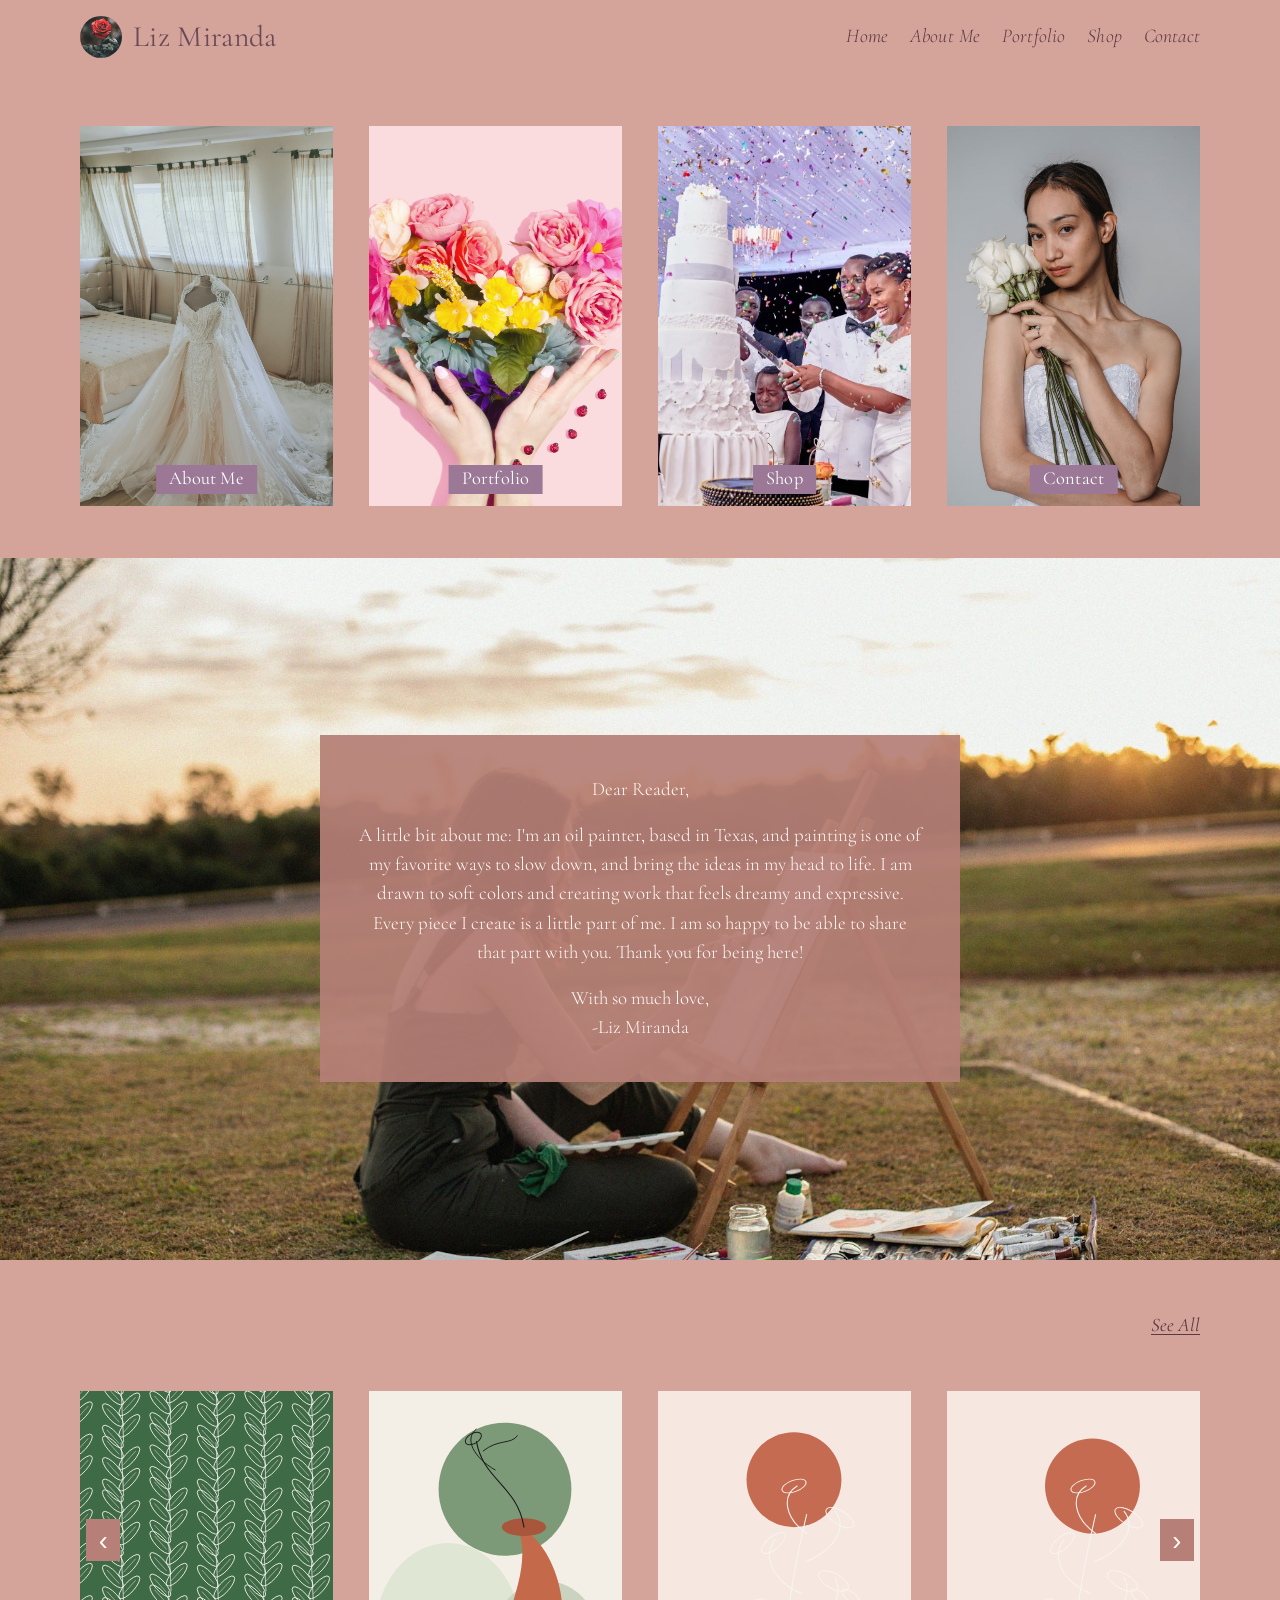
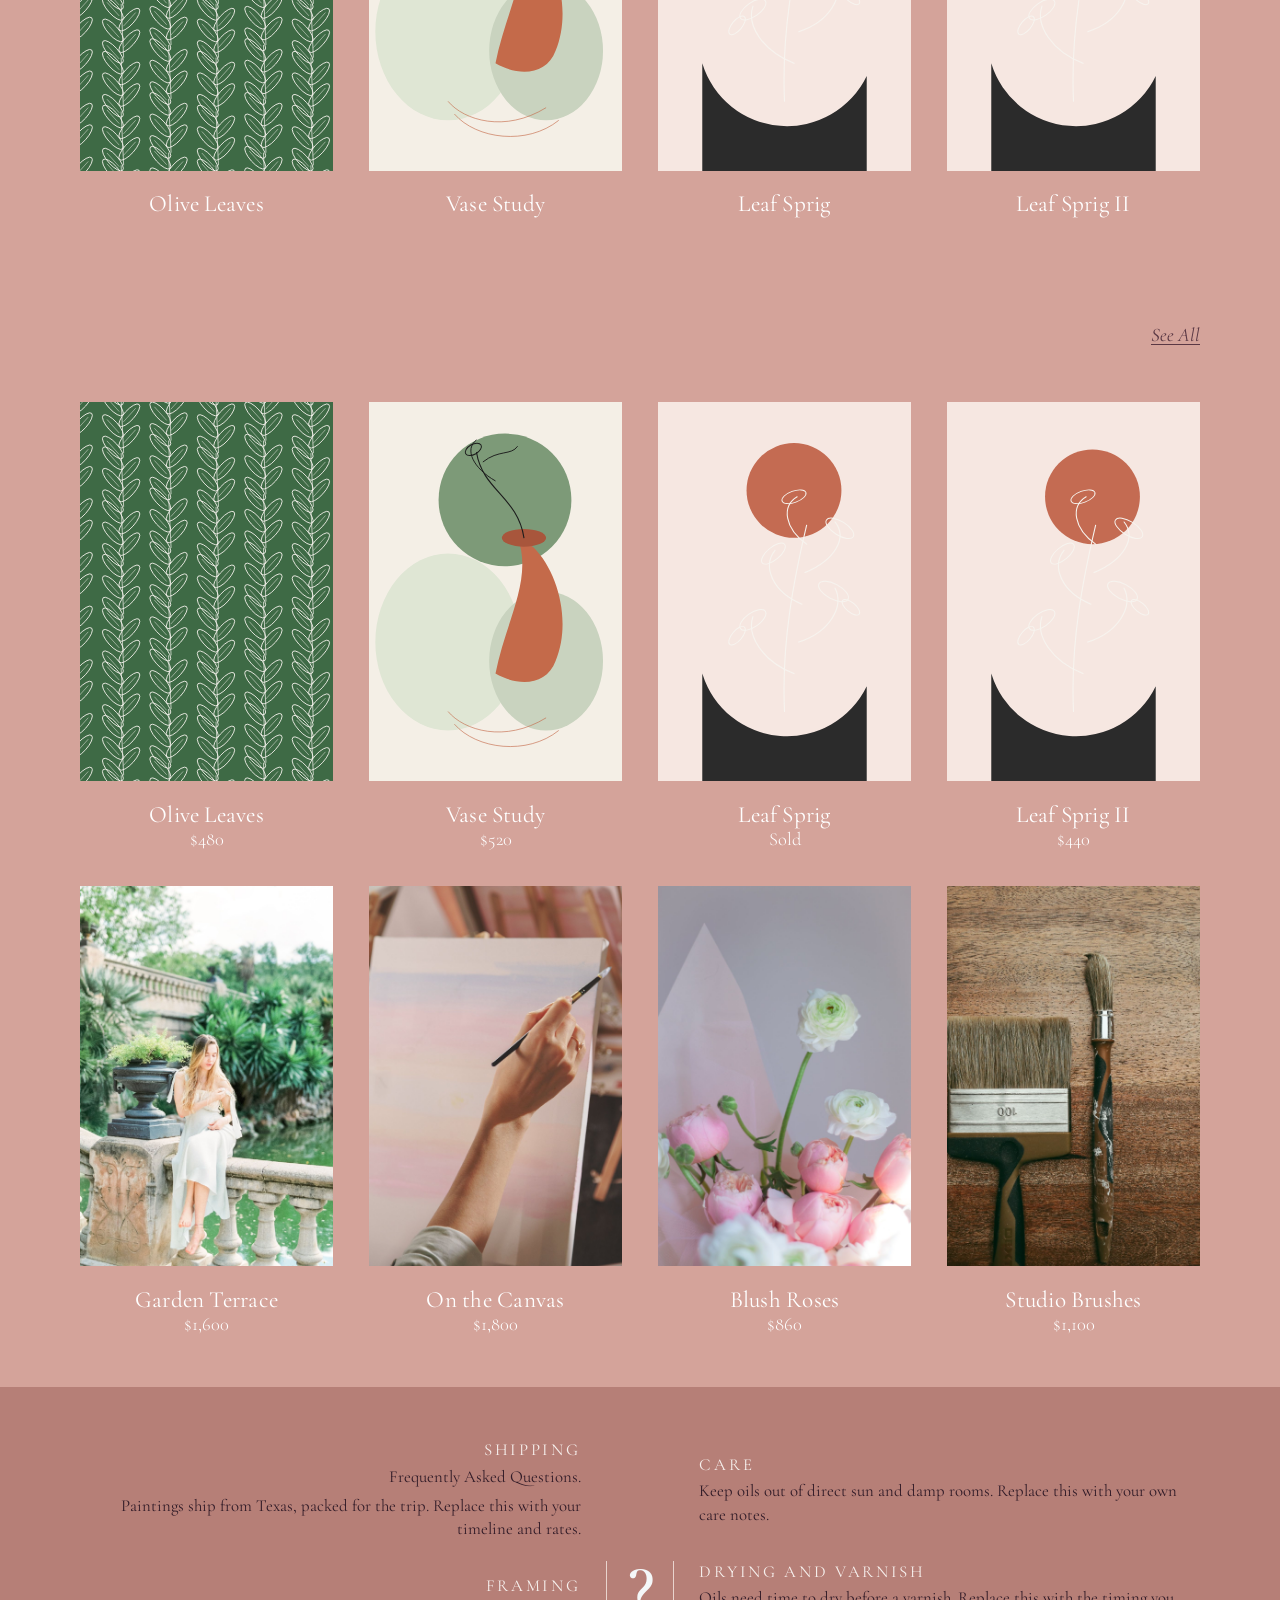
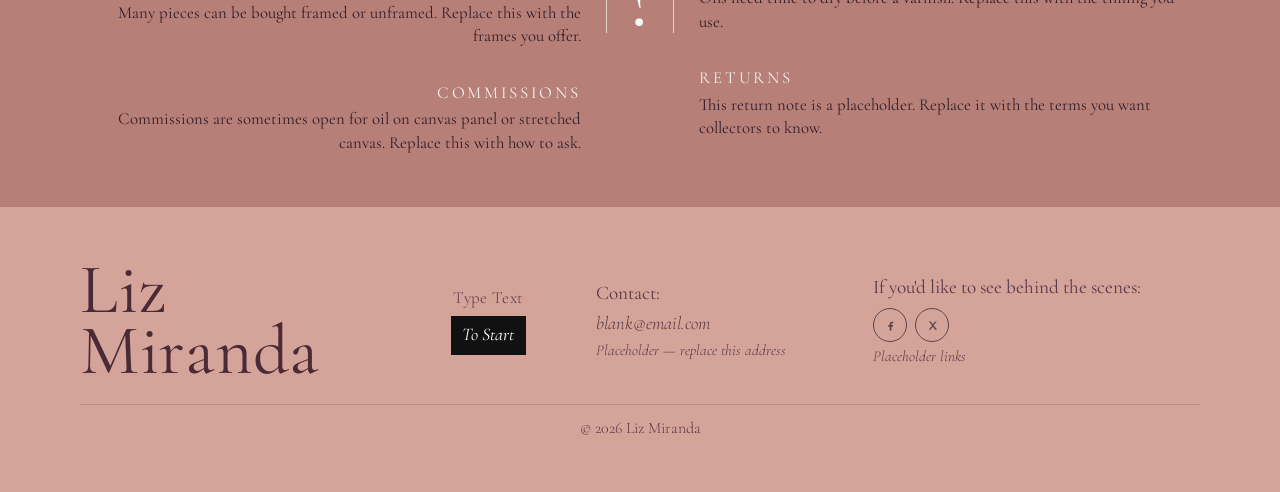
<file: index.html>
<!DOCTYPE html>
<html lang="en">
<head>
  <meta charset="utf-8">
  <meta name="viewport" content="width=device-width, initial-scale=1">
  <title>Liz Miranda</title>
  <meta name="description" content="Liz Miranda is an oil painter based in Texas. Soft, dreamy paintings on canvas panels and stretched canvas.">
  <meta name="author" content="Liz Miranda">
  <meta name="theme-color" content="#d4a39a">
  <meta name="robots" content="index, follow">
  <link rel="icon" href="favicon.svg" type="image/svg+xml">
  <link rel="stylesheet" href="css/styles.css">
</head>
<body>
  <a class="skip" href="#home">Skip to content</a>

  <header class="site-header" id="top">
    <div class="wrap header-inner">
      <a class="brand" href="#home">
        <img src="images/mark.jpg" alt="" width="46" height="46">
        <span>Liz Miranda</span>
      </a>
      <nav aria-label="Sections">
        <a href="#home">Home</a>
        <a href="#about">About Me</a>
        <a href="portfolio.html">Portfolio</a>
        <a href="shop.html">Shop</a>
        <a href="#contact">Contact</a>
      </nav>
    </div>
  </header>

  <main id="home">
    <section class="hero" id="hero" aria-label="Home">
      <div class="wrap hero-grid">
        <a class="tile" href="#about">
          <img src="images/tile-about.jpg" alt="">
          <span>About Me</span>
        </a>
        <a class="tile" href="portfolio.html">
          <img src="images/tile-portfolio.jpg" alt="">
          <span>Portfolio</span>
        </a>
        <a class="tile" href="shop.html">
          <img src="images/tile-shop.jpg" alt="">
          <span>Shop</span>
        </a>
        <a class="tile" href="#contact">
          <img src="images/tile-contact.jpg" alt="">
          <span>Contact</span>
        </a>
      </div>
    </section>

    <section class="about" id="about" aria-labelledby="about-title">
      <h2 id="about-title" class="visually-hidden">About Me</h2>
      <div class="letter">
        <p class="letter-greet">Dear Reader,</p>
        <p>A little bit about me: I'm an oil painter, based in Texas, and painting is one of my favorite ways to slow down, and bring the ideas in my head to life. I am drawn to soft colors and creating work that feels dreamy and expressive. Every piece I create is a little part of me. I am so happy to be able to share that part with you. Thank you for being here!</p>
        <p class="letter-sign">With so much love,<br>-Liz Miranda</p>
      </div>
    </section>

    <section class="works" id="portfolio" aria-labelledby="portfolio-title">
      <div class="wrap">
        <div class="block-bar">
          <h2 id="portfolio-title" class="visually-hidden">Portfolio</h2>
          <a class="see-all" href="portfolio.html">See All</a>
        </div>
        <div class="slider-wrap">
          <button type="button" class="slider-arrow slider-prev" aria-label="Previous paintings">‹</button>
          <div id="portfolio-grid" class="art-slider" data-show="slider"></div>
          <button type="button" class="slider-arrow slider-next" aria-label="Next paintings">›</button>
        </div>
      </div>
      <noscript>
        <p class="noscript wrap">This gallery needs JavaScript to show the paintings. The list lives in js/artworks.js.</p>
      </noscript>
    </section>

    <section class="works" id="shop" aria-labelledby="shop-title">
      <div class="wrap">
        <div class="block-bar">
          <h2 id="shop-title" class="visually-hidden">Shop</h2>
          <a class="see-all" href="shop.html">See All</a>
        </div>
        <div id="shop-grid" class="art-grid" data-show="shop-home"></div>
      </div>
    </section>

    <!-- Edit the questions and answers in this section. They are placeholders. -->
    <section class="faq" id="faq" aria-labelledby="faq-title">
      <div class="wrap">
        <h2 id="faq-title" class="visually-hidden">Questions</h2>
        <div class="faq-grid">
          <div class="faq-col">
            <article>
              <h3>Shipping</h3>
              <p class="faq-sub">Frequently Asked Questions.</p>
              <p>Paintings ship from Texas, packed for the trip. Replace this with your timeline and rates.</p>
            </article>
            <article>
              <h3>Framing</h3>
              <p>Many pieces can be bought framed or unframed. Replace this with the frames you offer.</p>
            </article>
            <article>
              <h3>Commissions</h3>
              <p>Commissions are sometimes open for oil on canvas panel or stretched canvas. Replace this with how to ask.</p>
            </article>
          </div>
          <p class="faq-mark" aria-hidden="true">?</p>
          <div class="faq-col">
            <article>
              <h3>Care</h3>
              <p>Keep oils out of direct sun and damp rooms. Replace this with your own care notes.</p>
            </article>
            <article>
              <h3>Drying and varnish</h3>
              <p>Oils need time to dry before a varnish. Replace this with the timing you use.</p>
            </article>
            <article>
              <h3>Returns</h3>
              <p>This return note is a placeholder. Replace it with the terms you want collectors to know.</p>
            </article>
          </div>
        </div>
        </div>
    </section>
  </main>

  <footer class="site-footer" id="contact">
    <div class="wrap footer-grid">
      <p class="footer-name">Liz<br>Miranda</p>
      <p class="footer-start">
        <span class="type-text">Type Text</span>
        <a class="to-start" href="#top">To Start</a>
      </p>
      <div class="footer-contact">
        <p>Contact:</p>
        <a href="mailto:blank@email.com">blank@email.com</a>
        <p class="placeholder">Placeholder — replace this address</p>
      </div>
      <div class="footer-social">
        <p>If you'd like to see behind the scenes:</p>
        <div class="socials">
          <a href="https://example.com" aria-label="Facebook, placeholder link">
            <svg viewBox="0 0 24 24" aria-hidden="true"><path fill="currentColor" d="M14.2 8.5h2.3V5.8h-2.3c-2.1 0-3.5 1.4-3.5 3.6v1.8H8.5v2.7h2.2V20h2.8v-6.1h2.3l.3-2.7h-2.6v-1.5c0-.7.3-1.2 1.2-1.2z"/></svg>
          </a>
          <a href="https://example.com" aria-label="X, placeholder link">
            <svg viewBox="0 0 24 24" aria-hidden="true"><path fill="currentColor" d="M6.2 5.5h3.1l3.2 4.4 3.6-4.4h2.7l-5.1 6.1 5.6 7h-3.1l-3.6-4.8-4 4.8H5.9l5.5-6.5-5.2-6.6z"/></svg>
          </a>
        </div>
        <p class="placeholder">Placeholder links</p>
      </div>
    </div>
    <p class="copyright">© 2026 Liz Miranda</p>
  </footer>

  <dialog id="detail" class="detail" aria-labelledby="detail-title">
    <div class="detail-layout">
      <div class="detail-photo">
        <img id="detail-image" alt="">
        <p id="detail-missing" class="missing" hidden>Image not found. Check the file name in js/artworks.js.</p>
      </div>
      <div class="detail-copy">
        <button type="button" class="detail-close" id="detail-close" aria-label="Close">×</button>
        <p class="eyebrow">Painting</p>
        <h2 id="detail-title"></h2>
        <dl id="detail-facts" class="detail-facts"></dl>
        <p id="detail-description" class="detail-description"></p>
        <div id="detail-buy" class="detail-buy"></div>
        <div class="detail-nav">
          <button type="button" id="detail-prev">Previous</button>
          <button type="button" id="detail-next">Next</button>
        </div>
      </div>
    </div>
  </dialog>

  <script src="js/artworks.js"></script>
  <script src="js/gallery.js"></script>
</body>
</html>
</file>
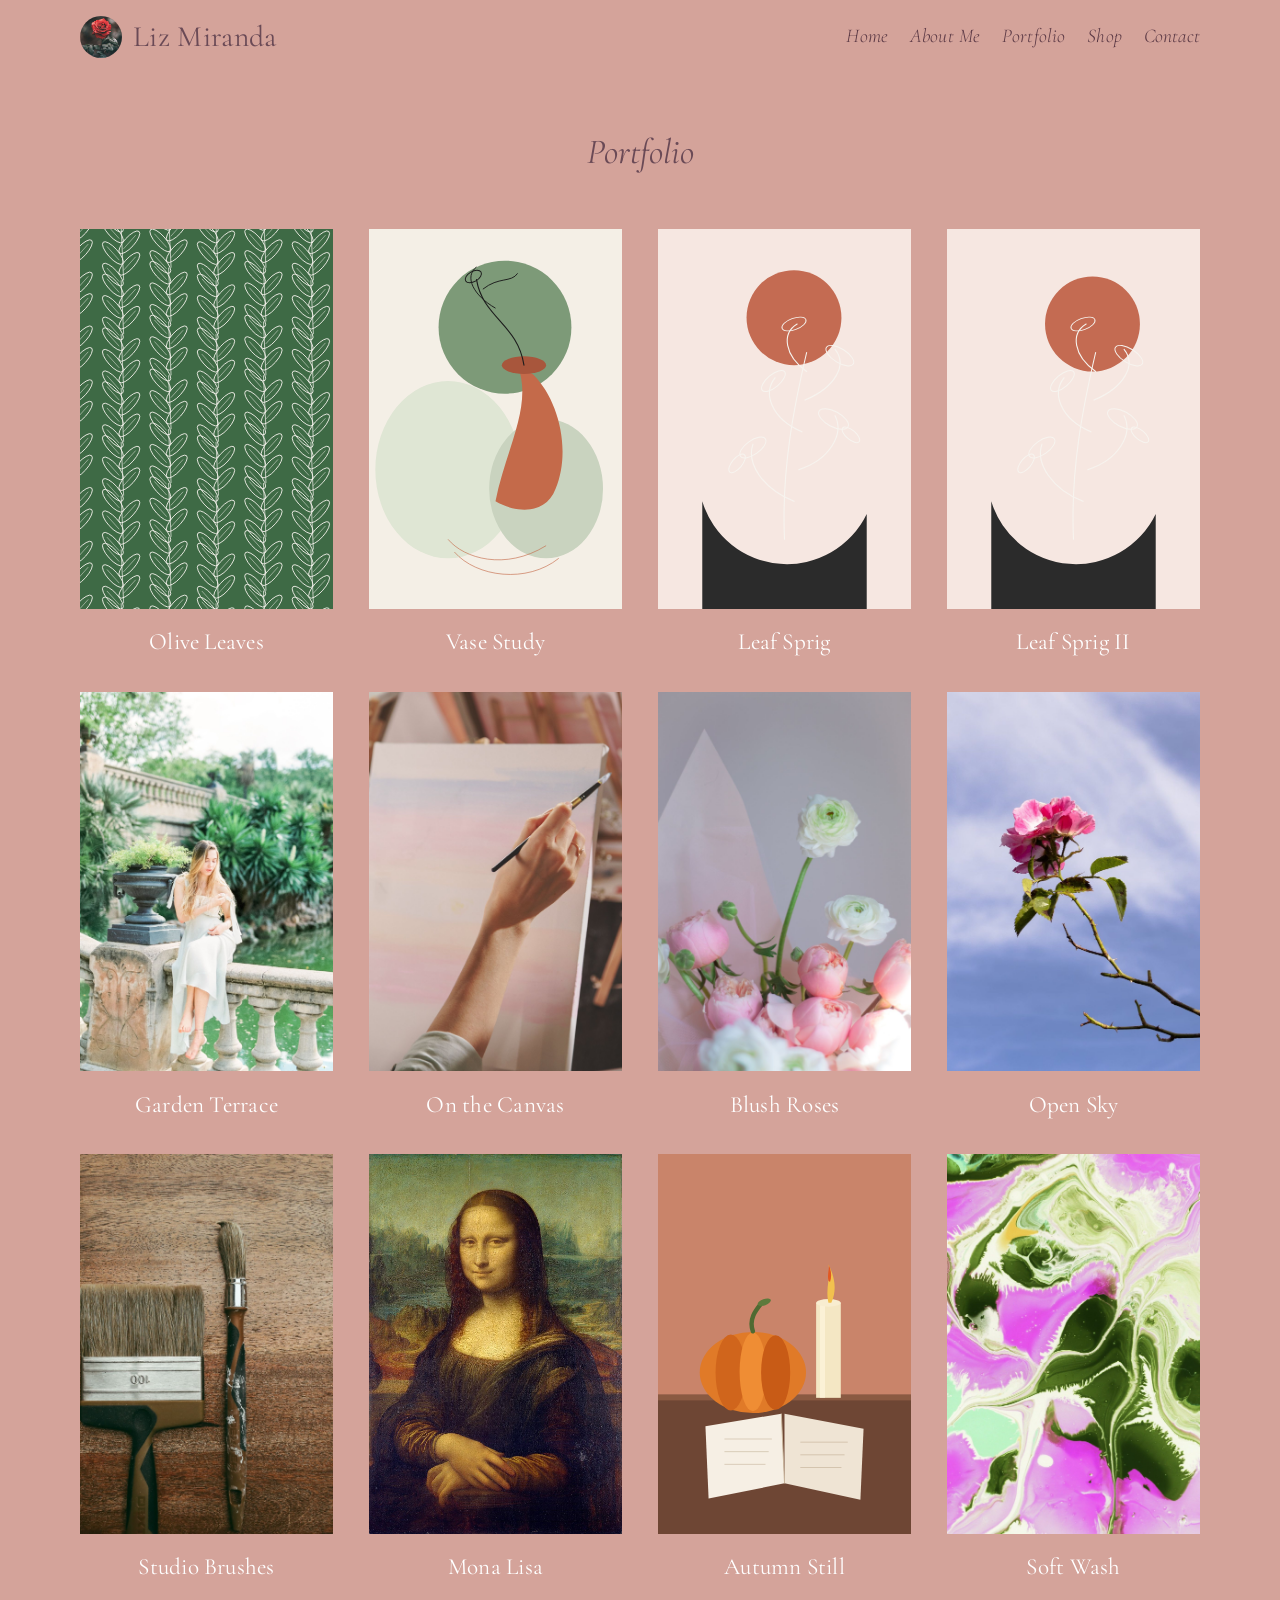
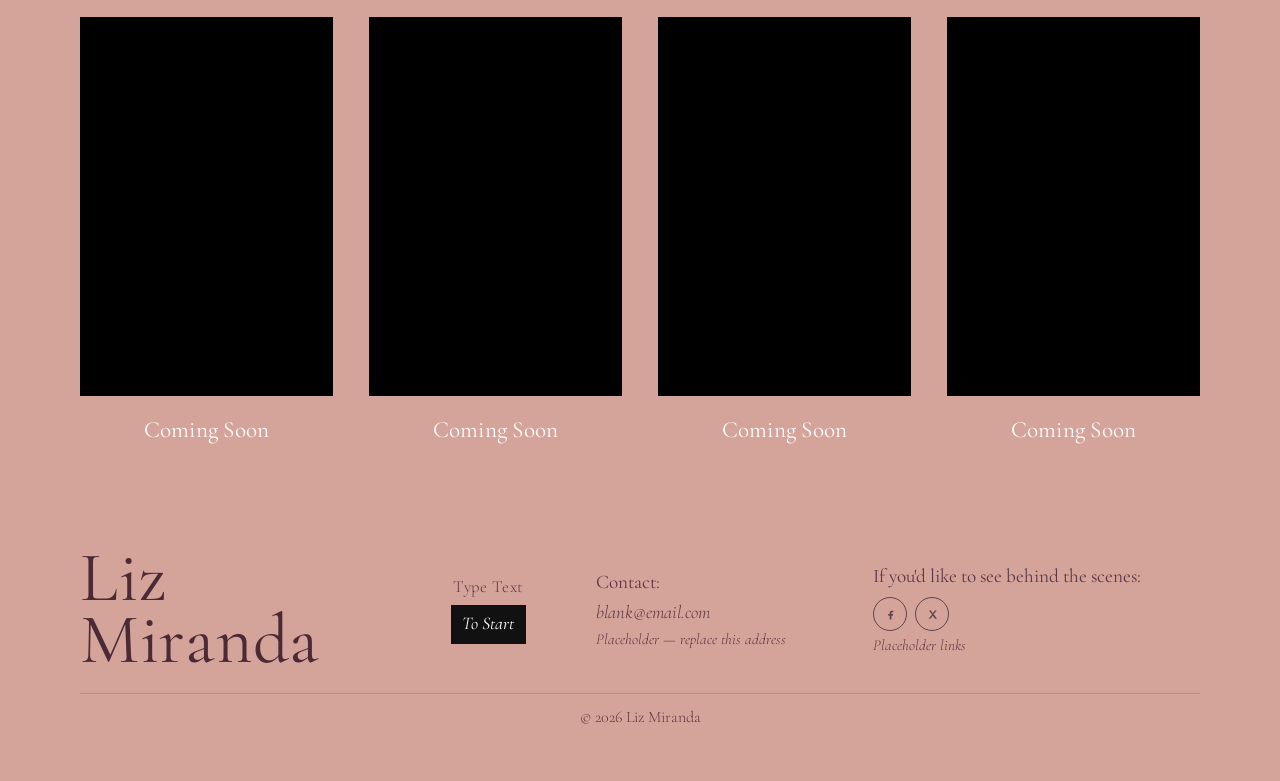
<file: portfolio.html>
<!DOCTYPE html>
<html lang="en">
<head>
  <meta charset="utf-8">
  <meta name="viewport" content="width=device-width, initial-scale=1">
  <title>Portfolio · Liz Miranda</title>
  <meta name="description" content="The full portfolio of Liz Miranda, an oil painter in Texas. Sixteen tiles, including pieces still to come.">
  <meta name="author" content="Liz Miranda">
  <meta name="theme-color" content="#d4a39a">
  <meta name="robots" content="index, follow">
  <link rel="icon" href="favicon.svg" type="image/svg+xml">
  <link rel="stylesheet" href="css/styles.css">
</head>
<body>
  <a class="skip" href="#home">Skip to content</a>

  <header class="site-header" id="top">
    <div class="wrap header-inner">
      <a class="brand" href="index.html">
        <img src="images/mark.jpg" alt="" width="46" height="46">
        <span>Liz Miranda</span>
      </a>
      <nav aria-label="Sections">
        <a href="index.html">Home</a>
        <a href="index.html#about">About Me</a>
        <a href="portfolio.html" aria-current="page">Portfolio</a>
        <a href="shop.html">Shop</a>
        <a href="index.html#contact">Contact</a>
      </nav>
    </div>
  </header>

  <main id="home">
    <section class="works page-works" aria-labelledby="page-title">
      <div class="wrap">
        <h1 id="page-title" class="page-title">Portfolio</h1>
        <div id="portfolio-grid" class="art-grid" data-show="all"></div>
      </div>
      <noscript>
        <p class="noscript wrap">This gallery needs JavaScript to show the paintings. The list lives in js/artworks.js.</p>
      </noscript>
    </section>
  </main>

  <footer class="site-footer" id="contact">
    <div class="wrap footer-grid">
      <p class="footer-name">Liz<br>Miranda</p>
      <p class="footer-start">
        <span class="type-text">Type Text</span>
        <a class="to-start" href="#top">To Start</a>
      </p>
      <div class="footer-contact">
        <p>Contact:</p>
        <a href="mailto:blank@email.com">blank@email.com</a>
        <p class="placeholder">Placeholder — replace this address</p>
      </div>
      <div class="footer-social">
        <p>If you'd like to see behind the scenes:</p>
        <div class="socials">
          <a href="https://example.com" aria-label="Facebook, placeholder link">
            <svg viewBox="0 0 24 24" aria-hidden="true"><path fill="currentColor" d="M14.2 8.5h2.3V5.8h-2.3c-2.1 0-3.5 1.4-3.5 3.6v1.8H8.5v2.7h2.2V20h2.8v-6.1h2.3l.3-2.7h-2.6v-1.5c0-.7.3-1.2 1.2-1.2z"/></svg>
          </a>
          <a href="https://example.com" aria-label="X, placeholder link">
            <svg viewBox="0 0 24 24" aria-hidden="true"><path fill="currentColor" d="M6.2 5.5h3.1l3.2 4.4 3.6-4.4h2.7l-5.1 6.1 5.6 7h-3.1l-3.6-4.8-4 4.8H5.9l5.5-6.5-5.2-6.6z"/></svg>
          </a>
        </div>
        <p class="placeholder">Placeholder links</p>
      </div>
    </div>
    <p class="copyright">© 2026 Liz Miranda</p>
  </footer>

  <dialog id="detail" class="detail" aria-labelledby="detail-title">
    <div class="detail-layout">
      <div class="detail-photo">
        <img id="detail-image" alt="">
        <p id="detail-missing" class="missing" hidden>Image not found. Check the file name in js/artworks.js.</p>
      </div>
      <div class="detail-copy">
        <button type="button" class="detail-close" id="detail-close" aria-label="Close">×</button>
        <p class="eyebrow">Painting</p>
        <h2 id="detail-title"></h2>
        <dl id="detail-facts" class="detail-facts"></dl>
        <p id="detail-description" class="detail-description"></p>
        <div id="detail-buy" class="detail-buy"></div>
        <div class="detail-nav">
          <button type="button" id="detail-prev">Previous</button>
          <button type="button" id="detail-next">Next</button>
        </div>
      </div>
    </div>
  </dialog>

  <script src="js/artworks.js"></script>
  <script src="js/gallery.js"></script>
</body>
</html>
</file>
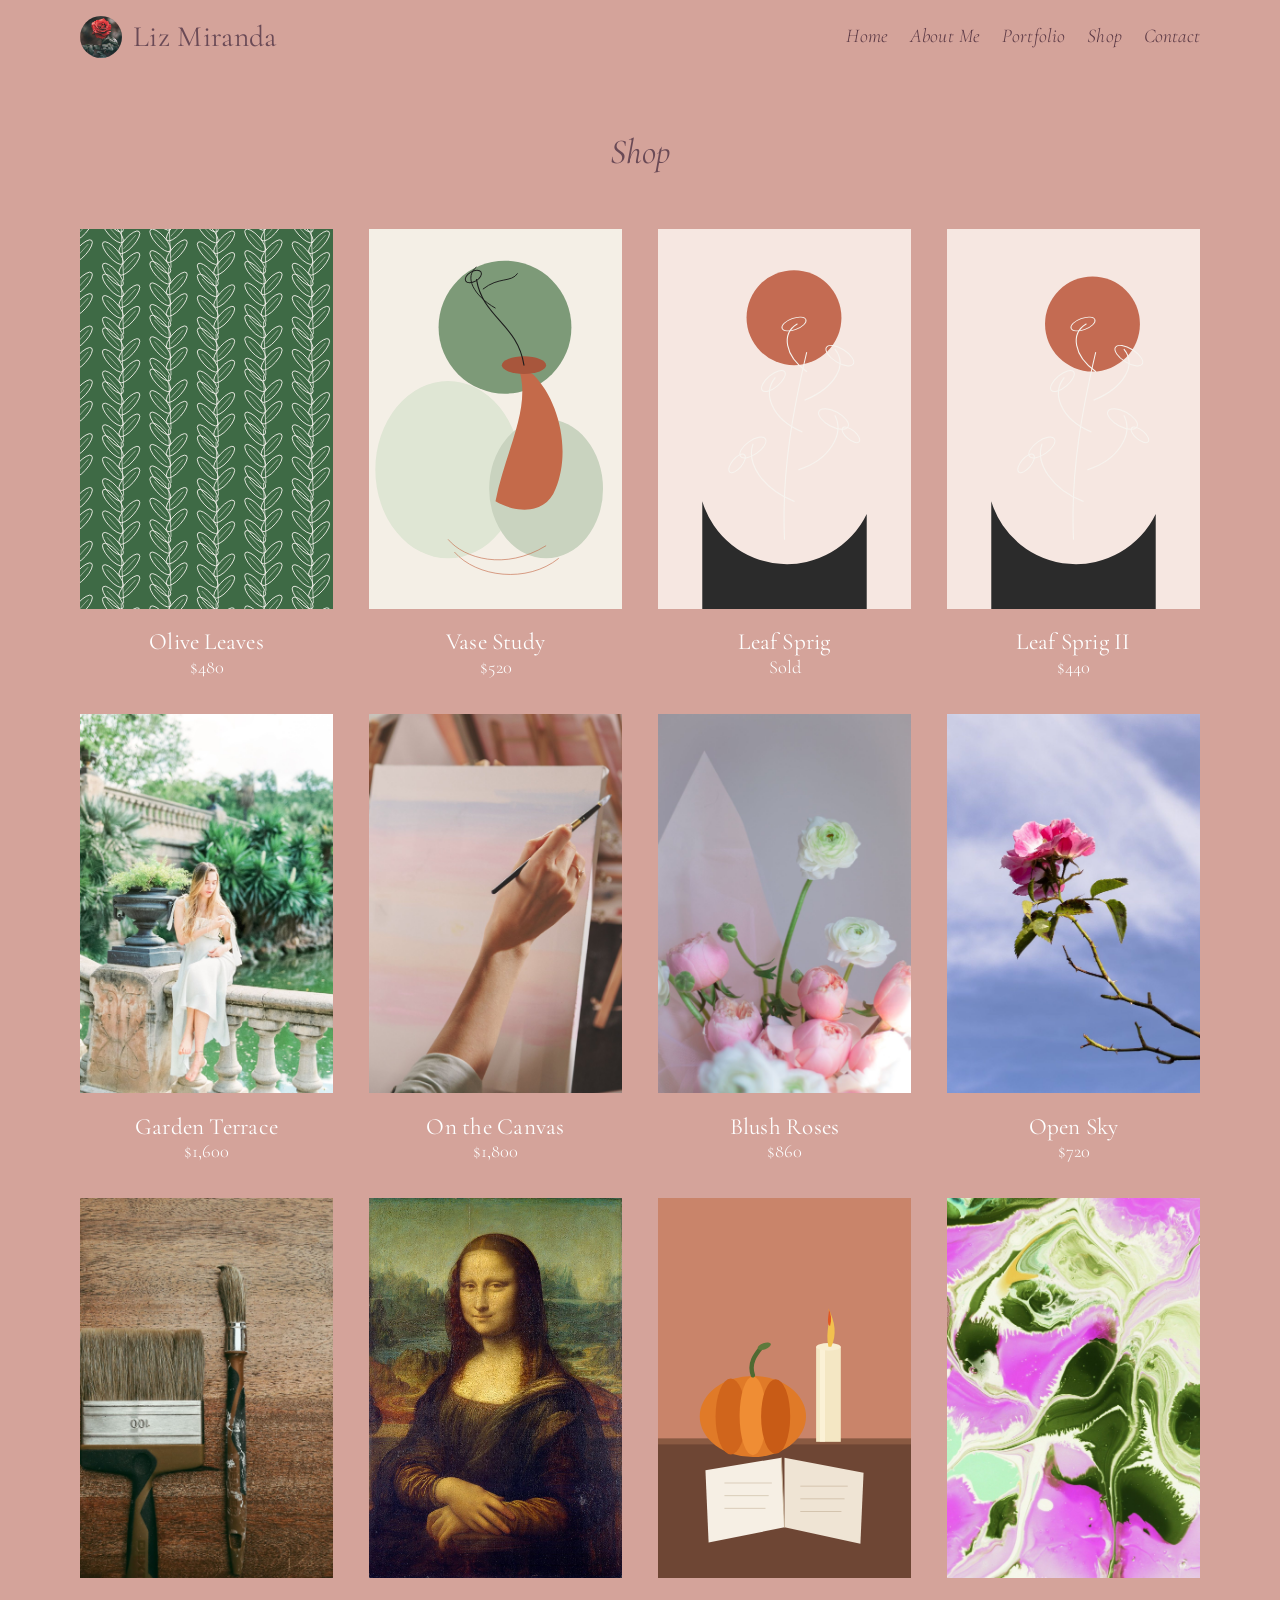
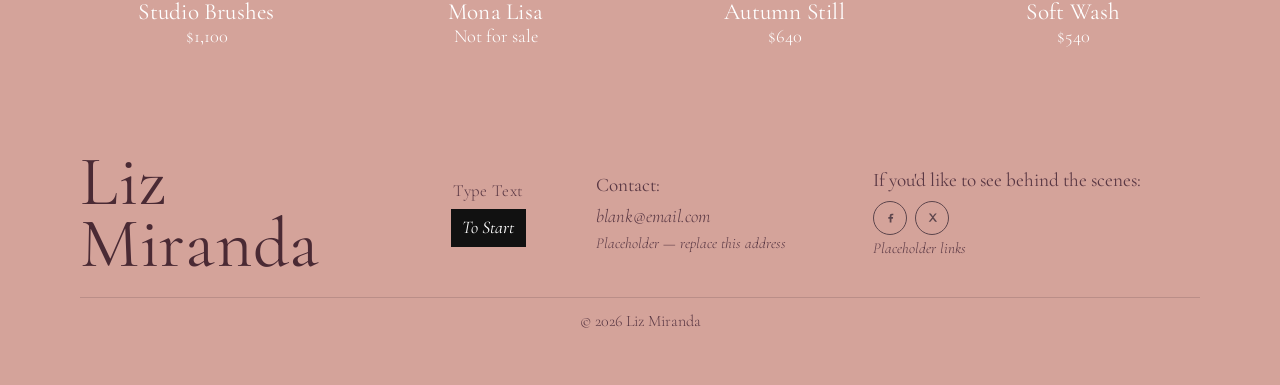
<file: shop.html>
<!DOCTYPE html>
<html lang="en">
<head>
  <meta charset="utf-8">
  <meta name="viewport" content="width=device-width, initial-scale=1">
  <title>Shop · Liz Miranda</title>
  <meta name="description" content="Shop original oil paintings by Liz Miranda. Prices are on each piece, and Buy buttons appear when a PayPal link is set.">
  <meta name="author" content="Liz Miranda">
  <meta name="theme-color" content="#d4a39a">
  <meta name="robots" content="index, follow">
  <link rel="icon" href="favicon.svg" type="image/svg+xml">
  <link rel="stylesheet" href="css/styles.css">
</head>
<body>
  <a class="skip" href="#home">Skip to content</a>

  <header class="site-header" id="top">
    <div class="wrap header-inner">
      <a class="brand" href="index.html">
        <img src="images/mark.jpg" alt="" width="46" height="46">
        <span>Liz Miranda</span>
      </a>
      <nav aria-label="Sections">
        <a href="index.html">Home</a>
        <a href="index.html#about">About Me</a>
        <a href="portfolio.html">Portfolio</a>
        <a href="shop.html" aria-current="page">Shop</a>
        <a href="index.html#contact">Contact</a>
      </nav>
    </div>
  </header>

  <main id="home">
    <section class="works page-works" aria-labelledby="page-title">
      <div class="wrap">
        <h1 id="page-title" class="page-title">Shop</h1>
        <div id="shop-grid" class="art-grid" data-show="shop"></div>
      </div>
      <noscript>
        <p class="noscript wrap">This gallery needs JavaScript to show the paintings. The list lives in js/artworks.js.</p>
      </noscript>
    </section>
  </main>

  <footer class="site-footer" id="contact">
    <div class="wrap footer-grid">
      <p class="footer-name">Liz<br>Miranda</p>
      <p class="footer-start">
        <span class="type-text">Type Text</span>
        <a class="to-start" href="#top">To Start</a>
      </p>
      <div class="footer-contact">
        <p>Contact:</p>
        <a href="mailto:blank@email.com">blank@email.com</a>
        <p class="placeholder">Placeholder — replace this address</p>
      </div>
      <div class="footer-social">
        <p>If you'd like to see behind the scenes:</p>
        <div class="socials">
          <a href="https://example.com" aria-label="Facebook, placeholder link">
            <svg viewBox="0 0 24 24" aria-hidden="true"><path fill="currentColor" d="M14.2 8.5h2.3V5.8h-2.3c-2.1 0-3.5 1.4-3.5 3.6v1.8H8.5v2.7h2.2V20h2.8v-6.1h2.3l.3-2.7h-2.6v-1.5c0-.7.3-1.2 1.2-1.2z"/></svg>
          </a>
          <a href="https://example.com" aria-label="X, placeholder link">
            <svg viewBox="0 0 24 24" aria-hidden="true"><path fill="currentColor" d="M6.2 5.5h3.1l3.2 4.4 3.6-4.4h2.7l-5.1 6.1 5.6 7h-3.1l-3.6-4.8-4 4.8H5.9l5.5-6.5-5.2-6.6z"/></svg>
          </a>
        </div>
        <p class="placeholder">Placeholder links</p>
      </div>
    </div>
    <p class="copyright">© 2026 Liz Miranda</p>
  </footer>

  <dialog id="detail" class="detail" aria-labelledby="detail-title">
    <div class="detail-layout">
      <div class="detail-photo">
        <img id="detail-image" alt="">
        <p id="detail-missing" class="missing" hidden>Image not found. Check the file name in js/artworks.js.</p>
      </div>
      <div class="detail-copy">
        <button type="button" class="detail-close" id="detail-close" aria-label="Close">×</button>
        <p class="eyebrow">Painting</p>
        <h2 id="detail-title"></h2>
        <dl id="detail-facts" class="detail-facts"></dl>
        <p id="detail-description" class="detail-description"></p>
        <div id="detail-buy" class="detail-buy"></div>
        <div class="detail-nav">
          <button type="button" id="detail-prev">Previous</button>
          <button type="button" id="detail-next">Next</button>
        </div>
      </div>
    </div>
  </dialog>

  <script src="js/artworks.js"></script>
  <script src="js/gallery.js"></script>
</body>
</html>
</file>
<file: css/styles.css>
@font-face {
  font-family: "Cormorant Garamond";
  font-style: normal;
  font-weight: 300;
  font-display: swap;
  src: url("../fonts/cormorant-garamond-latin-300-normal.woff2") format("woff2");
}

@font-face {
  font-family: "Cormorant Garamond";
  font-style: italic;
  font-weight: 300;
  font-display: swap;
  src: url("../fonts/cormorant-garamond-latin-300-italic.woff2") format("woff2");
}

@font-face {
  font-family: "Cormorant Garamond";
  font-style: normal;
  font-weight: 400;
  font-display: swap;
  src: url("../fonts/cormorant-garamond-latin-400-normal.woff2") format("woff2");
}

@font-face {
  font-family: "Cormorant Garamond";
  font-style: italic;
  font-weight: 400;
  font-display: swap;
  src: url("../fonts/cormorant-garamond-latin-400-italic.woff2") format("woff2");
}

@font-face {
  font-family: "Cormorant Garamond";
  font-style: normal;
  font-weight: 500;
  font-display: swap;
  src: url("../fonts/cormorant-garamond-latin-500-normal.woff2") format("woff2");
}

:root {
  --blush: #d4a39a;
  --hero: var(--blush);
  --rose: #b67f77;
  --mauve: #9a7896;
  --name: #6a4a56;
  --footer-name: #4a2a34;
  --plum: #5a3844;
  --cream: #ffffff;
  --faq-body: #321c28;
  --faq-mark: #f4f7f8;
  --ink: #5c454c;
  --serif: "Cormorant Garamond", Palatino, "Palatino Linotype", Georgia, serif;
  --page-max: 1120px;
  --page-gutter: 2.5rem;
  --space: 3.25rem;
  --tile-gap: 36px;
  --caption-gap: 1.35rem;
  --cols: 4;
  color-scheme: light;
}

*,
*::before,
*::after {
  box-sizing: border-box;
}

html {
  scroll-behavior: smooth;
}

body {
  margin: 0;
  background: var(--blush);
  color: var(--ink);
  font-family: var(--serif);
  font-size: 1.15rem;
  font-weight: 300;
  line-height: 1.45;
}

img {
  max-width: 100%;
  border: 0;
}

p {
  margin: 0;
}

a {
  color: inherit;
}

.skip {
  position: absolute;
  left: 1rem;
  top: -4rem;
  z-index: 5;
  padding: 0.4rem 0.7rem;
  background: #111;
  color: #fff;
}

.skip:focus {
  top: 1rem;
}

.visually-hidden {
  position: absolute;
  width: 1px;
  height: 1px;
  padding: 0;
  margin: -1px;
  overflow: hidden;
  clip: rect(0, 0, 0, 0);
  white-space: nowrap;
  border: 0;
}

.wrap {
  width: min(var(--page-max), calc(100% - 2 * var(--page-gutter)));
  margin: 0 auto;
}

.site-header {
  background: var(--blush);
}

.header-inner {
  display: flex;
  align-items: center;
  justify-content: space-between;
  gap: 1rem 1.25rem;
  min-height: 74px;
  padding: 0.7rem 0;
}

.brand {
  display: flex;
  align-items: center;
  gap: 0.7rem;
  color: var(--name);
  text-decoration: none;
}

.brand img {
  width: 42px;
  height: 42px;
  border-radius: 50%;
  object-fit: cover;
}

.brand span {
  font-size: 1.85rem;
  font-weight: 400;
  letter-spacing: 0.01em;
  line-height: 1;
}

nav {
  display: flex;
  flex-wrap: wrap;
  justify-content: flex-end;
  gap: 0.35rem 1.35rem;
}

nav a {
  color: var(--plum);
  font-size: 1.22rem;
  font-style: italic;
  font-weight: 300;
  letter-spacing: 0.01em;
  line-height: 1;
  text-decoration: none;
}

nav a:hover,
nav a:focus-visible {
  color: #4e353c;
}

.hero {
  background: var(--hero);
  padding: var(--space) 0;
}

.hero-grid {
  display: grid;
  grid-template-columns: repeat(var(--cols), minmax(0, 1fr));
  gap: var(--tile-gap);
}

.tile {
  position: relative;
  display: block;
  color: #fff;
  text-decoration: none;
}

.tile img,
.art-photo img {
  display: block;
  width: 100%;
  height: auto;
  aspect-ratio: 2 / 3;
  object-fit: cover;
  background: var(--blush);
}

.tile span {
  position: absolute;
  left: 50%;
  bottom: 0.72rem;
  transform: translateX(-50%);
  padding: 0.28rem 0.85rem 0.34rem;
  background: var(--mauve);
  color: #fff;
  font-size: 1.15rem;
  font-weight: 400;
  letter-spacing: 0.01em;
  line-height: 1.05;
  white-space: nowrap;
}

.see-all {
  color: var(--plum);
  font-size: 1.2rem;
  font-style: italic;
  font-weight: 400;
  text-decoration: underline;
  text-underline-offset: 0.16em;
}

.about {
  display: grid;
  place-items: center;
  min-height: 78vh;
  padding: var(--space) 0;
  background: url("../images/about-studio.jpg") center 30% / cover no-repeat;
}

.letter {
  width: min(640px, calc(100% - 2 * var(--page-gutter)));
  padding: clamp(1.7rem, 4vw, 2.5rem) clamp(1.2rem, 4vw, 2.4rem);
  background: color-mix(in srgb, var(--rose) 92%, transparent);
  color: #fffaf7;
  text-align: center;
}

.letter p + p {
  margin-top: 1.05rem;
}

.letter p {
  font-size: 1.18rem;
  font-weight: 300;
  line-height: 1.55;
}

.works {
  background: var(--blush);
  padding: var(--space) 0;
}

.block-bar {
  display: flex;
  justify-content: flex-end;
  min-height: 1.6rem;
  margin-bottom: var(--space);
}

.art-grid {
  display: grid;
  grid-template-columns: repeat(var(--cols), minmax(0, 1fr));
  gap: var(--tile-gap);
}

.art-card {
  display: flex;
  flex-direction: column;
  align-items: center;
  width: 100%;
  padding: 0;
  border: 0;
  background: transparent;
  color: inherit;
  font: inherit;
  text-align: center;
  cursor: pointer;
}

.art-title {
  margin-top: var(--caption-gap);
  color: var(--cream);
  font-size: 1.45rem;
  font-weight: 400;
  letter-spacing: 0.01em;
  line-height: 1.1;
}

.art-price {
  color: var(--cream);
  font-size: 1.15rem;
  font-weight: 300;
  line-height: 1.2;
}

.page-works {
  min-height: 70vh;
}

.page-title {
  margin: 0 0 var(--space);
  color: var(--name);
  font-size: 2.2rem;
  font-style: italic;
  font-weight: 400;
  text-align: center;
}

.slider-wrap {
  position: relative;
}

.art-slider {
  display: flex;
  flex-wrap: nowrap;
  align-items: flex-start;
  gap: var(--tile-gap);
  overflow-x: auto;
  scroll-snap-type: x mandatory;
  scrollbar-width: none;
  -webkit-overflow-scrolling: touch;
}

.art-slider::-webkit-scrollbar {
  display: none;
}

.art-slider .art-card {
  flex: 0 0 calc((100% - (var(--cols) - 1) * var(--tile-gap)) / var(--cols));
  width: calc((100% - (var(--cols) - 1) * var(--tile-gap)) / var(--cols));
  scroll-snap-align: start;
}

.art-photo.is-blank {
  display: block;
  width: 100%;
  aspect-ratio: 2 / 3;
  background: #000;
}

.see-all-card {
  display: flex;
  flex: 0 0 calc((100% - (var(--cols) - 1) * var(--tile-gap)) / var(--cols));
  align-items: center;
  align-self: flex-start;
  justify-content: center;
  width: calc((100% - (var(--cols) - 1) * var(--tile-gap)) / var(--cols));
  aspect-ratio: 2 / 3;
  background: var(--rose);
  color: #fbf7f5;
  font-size: 1.55rem;
  font-style: italic;
  font-weight: 400;
  text-decoration: none;
  scroll-snap-align: start;
}

.slider-arrow {
  position: absolute;
  top: 30%;
  z-index: 2;
  width: 2.1rem;
  height: 2.6rem;
  border: 0;
  background: var(--rose);
  color: #fffaf7;
  font-size: 1.7rem;
  line-height: 1;
  cursor: pointer;
}

.slider-prev {
  left: 0.4rem;
}

.slider-next {
  right: 0.4rem;
}

.detail-photo.is-blank {
  background: #000;
  min-height: 40vh;
}

.faq {
  background: var(--rose);
  color: #f8f1ee;
  padding: var(--space) 0;
}

.faq-grid {
  display: grid;
  grid-template-columns: 1fr auto 1fr;
  gap: 1.2rem 1.6rem;
  align-items: center;
}

.faq-col {
  display: grid;
  gap: 2.15rem;
}

.faq-col:first-child {
  text-align: right;
}

.faq-col:last-child {
  text-align: left;
}

.faq h3 {
  margin: 0 0 0.28rem;
  color: #f7f1ee;
  font-size: 1.05rem;
  font-weight: 400;
  letter-spacing: 0.16em;
  line-height: 1.25;
  text-transform: uppercase;
}

.faq-sub {
  margin: 0 0 0.35rem;
  color: #f3e8e4;
  font-size: 1.02rem;
  font-style: italic;
  font-weight: 300;
  letter-spacing: 0;
  text-transform: none;
}

.faq-col p {
  color: var(--faq-body);
  font-size: 1.05rem;
  font-style: normal;
  font-weight: 400;
  line-height: 1.4;
}

.faq-mark {
  margin: 0;
  padding: 0 1.15rem;
  border-right: 1px solid rgba(255, 248, 244, 0.7);
  border-left: 1px solid rgba(255, 248, 244, 0.7);
  color: var(--faq-mark);
  font-size: clamp(4.2rem, 7vw, 6.4rem);
  font-weight: 400;
  line-height: 0.8;
}

.site-footer {
  background: var(--blush);
  padding: var(--space) 0;
  color: var(--plum);
}

.footer-grid {
  display: grid;
  grid-template-columns: 1.15fr 0.7fr 1fr 1.25fr;
  gap: 1.2rem 1rem;
  align-items: center;
}

.footer-name {
  margin: 0;
  color: var(--footer-name);
  font-size: clamp(3.1rem, 6vw, 4.4rem);
  font-weight: 400;
  letter-spacing: 0.01em;
  line-height: 0.88;
}

.footer-start {
  display: flex;
  flex-direction: column;
  align-items: center;
  gap: 0.35rem;
  margin: 0;
}

.type-text {
  color: var(--plum);
  font-size: 1.05rem;
  font-weight: 300;
  letter-spacing: 0.02em;
}

.to-start {
  display: inline-block;
  padding: 0.38rem 0.72rem 0.42rem;
  background: #111;
  color: #fff;
  font-size: 1.12rem;
  font-style: italic;
  font-weight: 400;
  text-decoration: none;
}

.footer-contact,
.footer-social {
  font-weight: 400;
}

.footer-contact p:first-child,
.footer-social > p:first-child {
  font-size: 1.2rem;
  font-weight: 400;
}

.footer-contact a {
  display: inline-block;
  margin-top: 0.15rem;
  font-size: 1.15rem;
  font-style: italic;
  font-weight: 300;
  text-decoration: none;
}

.placeholder {
  margin-top: 0.15rem;
  color: var(--plum);
  font-size: 0.95rem;
  font-style: italic;
  font-weight: 300;
}

.socials {
  display: flex;
  gap: 0.5rem;
  margin-top: 0.4rem;
}

.socials a {
  display: grid;
  width: 34px;
  height: 34px;
  place-items: center;
  border: 1.5px solid #5c454c;
  border-radius: 50%;
  color: #5c454c;
}

.socials svg {
  width: 15px;
  height: 15px;
}

.copyright {
  width: min(var(--page-max), calc(100% - 2 * var(--page-gutter)));
  margin: 1.35rem auto 0;
  padding-top: 0.75rem;
  border-top: 1px solid rgba(92, 69, 76, 0.22);
  color: var(--plum);
  font-size: 1rem;
  font-weight: 300;
  text-align: center;
}

.noscript,
.missing,
.empty {
  color: var(--plum);
}

.detail {
  width: min(920px, calc(100vw - 1.5rem));
  max-height: calc(100vh - 1.5rem);
  padding: 0;
  overflow: auto;
  border: 0;
  background: var(--blush);
  color: var(--ink);
}

.detail::backdrop {
  background: rgba(70, 52, 52, 0.45);
}

.detail-layout {
  display: grid;
  grid-template-columns: 1fr;
}

.detail-photo {
  display: grid;
  place-items: center;
  min-height: 180px;
  padding: 0.8rem;
  background: var(--rose);
}

.detail-photo img {
  width: auto;
  max-width: 100%;
  max-height: 46vh;
  height: auto;
  object-fit: contain;
}

.detail-copy {
  position: relative;
  padding: 1.2rem 1.15rem 1.15rem;
}

.detail-close {
  position: absolute;
  top: 0.55rem;
  right: 0.6rem;
  width: 2rem;
  height: 2rem;
  border: 0;
  background: transparent;
  color: var(--ink);
  font: inherit;
  font-size: 1.6rem;
  line-height: 1;
  cursor: pointer;
}

.eyebrow {
  margin: 0 0 0.15rem;
  font-size: 1.05rem;
  font-style: italic;
  font-weight: 300;
}

.detail-copy h2 {
  margin: 0 2rem 0.35rem 0;
  color: var(--name);
  font-size: clamp(2rem, 4vw, 2.8rem);
  font-weight: 400;
  line-height: 0.95;
}

.detail-facts {
  margin: 0.7rem 0;
}

.detail-facts div {
  display: grid;
  grid-template-columns: 6rem 1fr;
  gap: 0.45rem;
  padding: 0.28rem 0;
  border-top: 1px solid rgba(92, 69, 76, 0.16);
}

.detail-facts dt {
  font-style: italic;
  font-weight: 400;
}

.detail-facts dd {
  margin: 0;
  font-weight: 300;
}

.detail-description {
  margin: 0.35rem 0 0;
  font-size: 1.15rem;
  font-style: italic;
  font-weight: 300;
}

.detail-buy {
  margin-top: 0.9rem;
}

.buy-row {
  display: flex;
  flex-wrap: wrap;
  gap: 0.5rem;
}

.buy {
  display: inline-block;
  padding: 0.42rem 0.85rem;
  background: #111;
  color: #fff;
  font-size: 1.08rem;
  font-style: italic;
  font-weight: 400;
  text-decoration: none;
}

.buy-framed {
  background: var(--mauve);
}

.buy-note {
  max-width: 34rem;
  margin: 0.45rem 0 0;
  color: var(--plum);
  font-size: 0.98rem;
  font-style: italic;
  font-weight: 300;
}

.detail-nav {
  display: flex;
  justify-content: space-between;
  margin-top: 1rem;
  padding-top: 0.6rem;
  border-top: 1px solid rgba(92, 69, 76, 0.16);
}

.detail-nav button {
  padding: 0.15rem 0;
  border: 0;
  background: none;
  color: var(--ink);
  font: inherit;
  font-size: 1.12rem;
  font-style: italic;
  font-weight: 300;
  cursor: pointer;
}

:focus-visible {
  outline: 2px solid #5c454c;
  outline-offset: 3px;
}

@media (min-width: 860px) {
  .detail-layout {
    grid-template-columns: minmax(0, 1fr) minmax(0, 1fr);
  }

  .detail-photo img {
    max-height: calc(100vh - 4.5rem);
  }
}

@media (max-width: 900px) {
  .footer-grid,
  .faq-grid {
    grid-template-columns: 1fr;
    justify-items: center;
    text-align: center;
  }

  .faq-col:first-child,
  .faq-col:last-child {
    text-align: center;
  }

  .faq-mark {
    padding: 0.35rem 0;
    border-right: 0;
    border-left: 0;
    border-top: 1px solid rgba(255, 248, 244, 0.7);
    border-bottom: 1px solid rgba(255, 248, 244, 0.7);
  }
}

@media (max-width: 640px) {
  .header-inner {
    align-items: flex-start;
    flex-direction: column;
    min-height: 0;
    padding: 0.85rem 0 0.7rem;
  }

  nav {
    justify-content: flex-start;
    gap: 0.4rem 0.95rem;
  }

  .brand span,
  nav a {
    font-size: 1.2rem;
  }

  .tile span {
    font-size: 1rem;
    padding: 0.22rem 0.6rem 0.26rem;
  }
}

@media (max-width: 800px) {
  :root {
    --page-gutter: 1.15rem;
    --space: 2rem;
    --tile-gap: 18px;
    --caption-gap: 0.95rem;
    --cols: 2;
  }

  .slider-arrow {
    display: none;
  }
}

@media (prefers-reduced-motion: reduce) {
  html {
    scroll-behavior: auto;
  }
}
</file>
